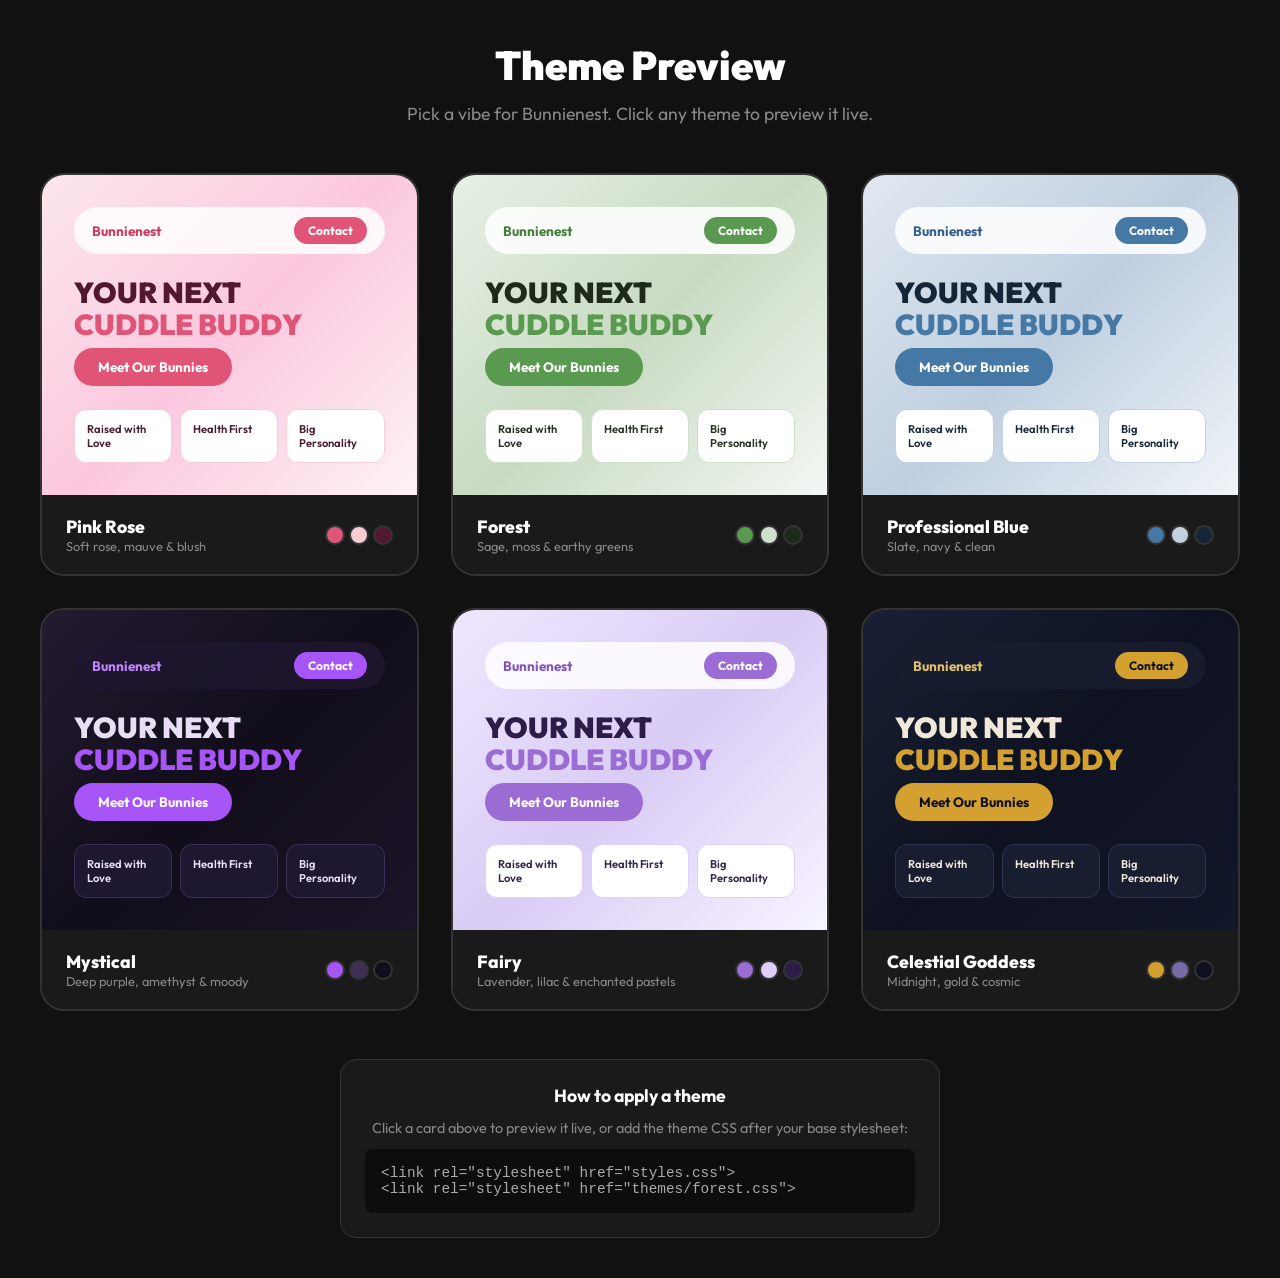
<file: theme-preview.html>
<!DOCTYPE html>
<html lang="en">
<head>
  <meta charset="UTF-8">
  <meta name="viewport" content="width=device-width, initial-scale=1.0">
  <title>Bunnienest — Theme Preview</title>
  <link rel="preconnect" href="https://fonts.googleapis.com">
  <link rel="preconnect" href="https://fonts.gstatic.com" crossorigin>
  <link href="https://fonts.googleapis.com/css2?family=Outfit:wght@400;600;800;900&family=Lato:wght@300;400;700&display=swap" rel="stylesheet">
  <style>
    * { box-sizing: border-box; margin: 0; padding: 0; }
    body {
      font-family: 'Outfit', sans-serif;
      background: #111;
      color: #fff;
      padding: 40px 24px;
    }
    h1 {
      text-align: center;
      font-size: 2.5rem;
      font-weight: 900;
      margin-bottom: 12px;
    }
    .subtitle {
      text-align: center;
      color: #888;
      margin-bottom: 48px;
      font-size: 1.1rem;
    }
    .themes {
      display: grid;
      grid-template-columns: repeat(auto-fit, minmax(340px, 1fr));
      gap: 32px;
      max-width: 1200px;
      margin: 0 auto;
    }
    .theme-card {
      border-radius: 24px;
      overflow: hidden;
      border: 2px solid #333;
      transition: all 0.3s ease;
      cursor: pointer;
    }
    .theme-card:hover {
      border-color: #666;
      transform: translateY(-4px);
      box-shadow: 0 12px 40px rgba(0,0,0,0.4);
    }
    .theme-preview {
      height: 320px;
      padding: 32px;
      display: flex;
      flex-direction: column;
      justify-content: space-between;
      position: relative;
      overflow: hidden;
    }
    .theme-preview::before {
      content: '';
      position: absolute;
      inset: 0;
      opacity: 0.5;
      pointer-events: none;
    }
    .preview-nav {
      display: flex;
      align-items: center;
      justify-content: space-between;
      padding: 10px 18px;
      border-radius: 100px;
      font-weight: 700;
      font-size: 0.85rem;
      position: relative;
      z-index: 1;
    }
    .preview-hero {
      position: relative;
      z-index: 1;
    }
    .preview-hero h2 {
      font-size: 1.8rem;
      font-weight: 900;
      line-height: 1.1;
      margin-bottom: 8px;
    }
    .preview-hero p {
      font-size: 0.85rem;
      opacity: 0.7;
      margin-bottom: 16px;
    }
    .preview-btn {
      display: inline-block;
      padding: 10px 24px;
      border-radius: 100px;
      font-weight: 700;
      font-size: 0.85rem;
    }
    .preview-cards {
      display: flex;
      gap: 8px;
      position: relative;
      z-index: 1;
    }
    .preview-mini-card {
      flex: 1;
      padding: 12px;
      border-radius: 12px;
      font-size: 0.7rem;
      font-weight: 600;
    }
    .theme-label {
      padding: 20px 24px;
      background: #1a1a1a;
      display: flex;
      align-items: center;
      justify-content: space-between;
    }
    .theme-name {
      font-weight: 800;
      font-size: 1.1rem;
    }
    .theme-desc {
      font-size: 0.8rem;
      color: #888;
    }
    .swatch-row {
      display: flex;
      gap: 4px;
    }
    .swatch {
      width: 20px;
      height: 20px;
      border-radius: 50%;
      border: 2px solid #333;
    }
    .apply-btn {
      background: #333;
      border: none;
      color: #fff;
      padding: 8px 20px;
      border-radius: 100px;
      font-family: 'Outfit', sans-serif;
      font-weight: 700;
      font-size: 0.85rem;
      cursor: pointer;
      transition: all 0.2s ease;
    }
    .apply-btn:hover {
      background: #555;
    }
    .instructions {
      text-align: center;
      max-width: 600px;
      margin: 48px auto 0;
      padding: 24px;
      background: #1a1a1a;
      border-radius: 16px;
      border: 1px solid #333;
    }
    .instructions h3 { margin-bottom: 12px; font-size: 1.1rem; }
    .instructions code {
      display: block;
      background: #0d0d0d;
      padding: 16px;
      border-radius: 8px;
      margin-top: 12px;
      font-size: 0.9rem;
      color: #aaa;
      text-align: left;
      white-space: pre;
    }
  </style>
</head>
<body>
  <h1>Theme Preview</h1>
  <p class="subtitle">Pick a vibe for Bunnienest. Click any theme to preview it live.</p>

  <div class="themes">

    <!-- Pink Rose -->
    <div class="theme-card" onclick="window.open('index.html?theme=pink-rose','_blank')">
      <div class="theme-preview" style="background: linear-gradient(135deg, #fce7eb, #fbc8df, #fdf2f4);">
        <div class="preview-nav" style="background: rgba(255,255,255,0.85); color: #c93d62;">
          <span>Bunnienest</span>
          <span style="background: #e05478; color: #fff; padding: 6px 14px; border-radius: 100px; font-size: 0.75rem;">Contact</span>
        </div>
        <div class="preview-hero" style="color: #521832;">
          <h2>YOUR NEXT<br><span style="color: #e05478;">CUDDLE BUDDY</span></h2>
          <div class="preview-btn" style="background: #e05478; color: #fff;">Meet Our Bunnies</div>
        </div>
        <div class="preview-cards">
          <div class="preview-mini-card" style="background: #fff; border: 1px solid #f9cdd6; color: #4a1d33;">Raised with Love</div>
          <div class="preview-mini-card" style="background: #fff; border: 1px solid #f9cdd6; color: #4a1d33;">Health First</div>
          <div class="preview-mini-card" style="background: #fff; border: 1px solid #f9cdd6; color: #4a1d33;">Big Personality</div>
        </div>
      </div>
      <div class="theme-label">
        <div>
          <div class="theme-name">Pink Rose</div>
          <div class="theme-desc">Soft rose, mauve & blush</div>
        </div>
        <div class="swatch-row">
          <div class="swatch" style="background: #e05478;"></div>
          <div class="swatch" style="background: #f9cdd6;"></div>
          <div class="swatch" style="background: #521832;"></div>
        </div>
      </div>
    </div>

    <!-- Forest -->
    <div class="theme-card" onclick="window.open('index.html?theme=forest','_blank')">
      <div class="theme-preview" style="background: linear-gradient(135deg, #e8f0e6, #c8dbc2, #f4f7f4);">
        <div class="preview-nav" style="background: rgba(255,255,255,0.85); color: #477e3e;">
          <span>Bunnienest</span>
          <span style="background: #5a9a50; color: #fff; padding: 6px 14px; border-radius: 100px; font-size: 0.75rem;">Contact</span>
        </div>
        <div class="preview-hero" style="color: #1e2b1a;">
          <h2>YOUR NEXT<br><span style="color: #5a9a50;">CUDDLE BUDDY</span></h2>
          <div class="preview-btn" style="background: #5a9a50; color: #fff;">Meet Our Bunnies</div>
        </div>
        <div class="preview-cards">
          <div class="preview-mini-card" style="background: #fff; border: 1px solid #cfe0cb; color: #2a3326;">Raised with Love</div>
          <div class="preview-mini-card" style="background: #fff; border: 1px solid #cfe0cb; color: #2a3326;">Health First</div>
          <div class="preview-mini-card" style="background: #fff; border: 1px solid #cfe0cb; color: #2a3326;">Big Personality</div>
        </div>
      </div>
      <div class="theme-label">
        <div>
          <div class="theme-name">Forest</div>
          <div class="theme-desc">Sage, moss & earthy greens</div>
        </div>
        <div class="swatch-row">
          <div class="swatch" style="background: #5a9a50;"></div>
          <div class="swatch" style="background: #cfe0cb;"></div>
          <div class="swatch" style="background: #1e2b1a;"></div>
        </div>
      </div>
    </div>

    <!-- Professional Blue -->
    <div class="theme-card" onclick="window.open('index.html?theme=professional-blue','_blank')">
      <div class="theme-preview" style="background: linear-gradient(135deg, #e1e8f0, #bfcfe0, #f0f4f8);">
        <div class="preview-nav" style="background: rgba(255,255,255,0.85); color: #35608a;">
          <span>Bunnienest</span>
          <span style="background: #4578a4; color: #fff; padding: 6px 14px; border-radius: 100px; font-size: 0.75rem;">Contact</span>
        </div>
        <div class="preview-hero" style="color: #152538;">
          <h2>YOUR NEXT<br><span style="color: #4578a4;">CUDDLE BUDDY</span></h2>
          <div class="preview-btn" style="background: #4578a4; color: #fff;">Meet Our Bunnies</div>
        </div>
        <div class="preview-cards">
          <div class="preview-mini-card" style="background: #fff; border: 1px solid #c3d1e0; color: #1a2b3d;">Raised with Love</div>
          <div class="preview-mini-card" style="background: #fff; border: 1px solid #c3d1e0; color: #1a2b3d;">Health First</div>
          <div class="preview-mini-card" style="background: #fff; border: 1px solid #c3d1e0; color: #1a2b3d;">Big Personality</div>
        </div>
      </div>
      <div class="theme-label">
        <div>
          <div class="theme-name">Professional Blue</div>
          <div class="theme-desc">Slate, navy & clean</div>
        </div>
        <div class="swatch-row">
          <div class="swatch" style="background: #4578a4;"></div>
          <div class="swatch" style="background: #c3d1e0;"></div>
          <div class="swatch" style="background: #152538;"></div>
        </div>
      </div>
    </div>

    <!-- Mystical -->
    <div class="theme-card" onclick="window.open('index.html?theme=mystical','_blank')">
      <div class="theme-preview" style="background: linear-gradient(135deg, #231b30, #110d1a, #1c1428);">
        <div class="preview-nav" style="background: rgba(30,23,48,0.85); color: #c084fc;">
          <span>Bunnienest</span>
          <span style="background: #a855f7; color: #fff; padding: 6px 14px; border-radius: 100px; font-size: 0.75rem;">Contact</span>
        </div>
        <div class="preview-hero" style="color: #e8dff5;">
          <h2>YOUR NEXT<br><span style="color: #a855f7;">CUDDLE BUDDY</span></h2>
          <div class="preview-btn" style="background: #a855f7; color: #fff;">Meet Our Bunnies</div>
        </div>
        <div class="preview-cards">
          <div class="preview-mini-card" style="background: #1e1730; border: 1px solid #3d2e54; color: #e8dff5;">Raised with Love</div>
          <div class="preview-mini-card" style="background: #1e1730; border: 1px solid #3d2e54; color: #e8dff5;">Health First</div>
          <div class="preview-mini-card" style="background: #1e1730; border: 1px solid #3d2e54; color: #e8dff5;">Big Personality</div>
        </div>
      </div>
      <div class="theme-label">
        <div>
          <div class="theme-name">Mystical</div>
          <div class="theme-desc">Deep purple, amethyst & moody</div>
        </div>
        <div class="swatch-row">
          <div class="swatch" style="background: #a855f7;"></div>
          <div class="swatch" style="background: #3d2e54;"></div>
          <div class="swatch" style="background: #110d1a;"></div>
        </div>
      </div>
    </div>

    <!-- Fairy -->
    <div class="theme-card" onclick="window.open('index.html?theme=fairy','_blank')">
      <div class="theme-preview" style="background: linear-gradient(135deg, #f0e8ff, #d9ccf5, #f8f4ff);">
        <div class="preview-nav" style="background: rgba(255,255,255,0.85); color: #8355bb;">
          <span>Bunnienest</span>
          <span style="background: #9b6dd4; color: #fff; padding: 6px 14px; border-radius: 100px; font-size: 0.75rem;">Contact</span>
        </div>
        <div class="preview-hero" style="color: #2c1d48;">
          <h2>YOUR NEXT<br><span style="color: #9b6dd4;">CUDDLE BUDDY</span></h2>
          <div class="preview-btn" style="background: #9b6dd4; color: #fff;">Meet Our Bunnies</div>
        </div>
        <div class="preview-cards">
          <div class="preview-mini-card" style="background: #fff; border: 1px solid #dfd0f9; color: #33264a;">Raised with Love</div>
          <div class="preview-mini-card" style="background: #fff; border: 1px solid #dfd0f9; color: #33264a;">Health First</div>
          <div class="preview-mini-card" style="background: #fff; border: 1px solid #dfd0f9; color: #33264a;">Big Personality</div>
        </div>
      </div>
      <div class="theme-label">
        <div>
          <div class="theme-name">Fairy</div>
          <div class="theme-desc">Lavender, lilac & enchanted pastels</div>
        </div>
        <div class="swatch-row">
          <div class="swatch" style="background: #9b6dd4;"></div>
          <div class="swatch" style="background: #dfd0f9;"></div>
          <div class="swatch" style="background: #2c1d48;"></div>
        </div>
      </div>
    </div>

    <!-- Celestial -->
    <div class="theme-card" onclick="window.open('index.html?theme=celestial','_blank')">
      <div class="theme-preview" style="background: linear-gradient(135deg, #1a2035, #0e1220, #12162a);">
        <div class="preview-nav" style="background: rgba(24,29,48,0.85); color: #e0c068;">
          <span>Bunnienest</span>
          <span style="background: #d4a030; color: #0e1220; padding: 6px 14px; border-radius: 100px; font-size: 0.75rem;">Contact</span>
        </div>
        <div class="preview-hero" style="color: #f0e8d8;">
          <h2>YOUR NEXT<br><span style="color: #d4a030;">CUDDLE BUDDY</span></h2>
          <div class="preview-btn" style="background: #d4a030; color: #0e1220;">Meet Our Bunnies</div>
        </div>
        <div class="preview-cards">
          <div class="preview-mini-card" style="background: #181d30; border: 1px solid #2a3350; color: #f0e8d8;">Raised with Love</div>
          <div class="preview-mini-card" style="background: #181d30; border: 1px solid #2a3350; color: #f0e8d8;">Health First</div>
          <div class="preview-mini-card" style="background: #181d30; border: 1px solid #2a3350; color: #f0e8d8;">Big Personality</div>
        </div>
      </div>
      <div class="theme-label">
        <div>
          <div class="theme-name">Celestial Goddess</div>
          <div class="theme-desc">Midnight, gold & cosmic</div>
        </div>
        <div class="swatch-row">
          <div class="swatch" style="background: #d4a030;"></div>
          <div class="swatch" style="background: #7a6aaa;"></div>
          <div class="swatch" style="background: #0e1220;"></div>
        </div>
      </div>
    </div>

  </div>

  <div class="instructions">
    <h3>How to apply a theme</h3>
    <p style="color: #888; font-size: 0.9rem;">Click a card above to preview it live, or add the theme CSS after your base stylesheet:</p>
    <code>&lt;link rel="stylesheet" href="styles.css"&gt;
&lt;link rel="stylesheet" href="themes/forest.css"&gt;</code>
  </div>
</body>
</html>
</file>
